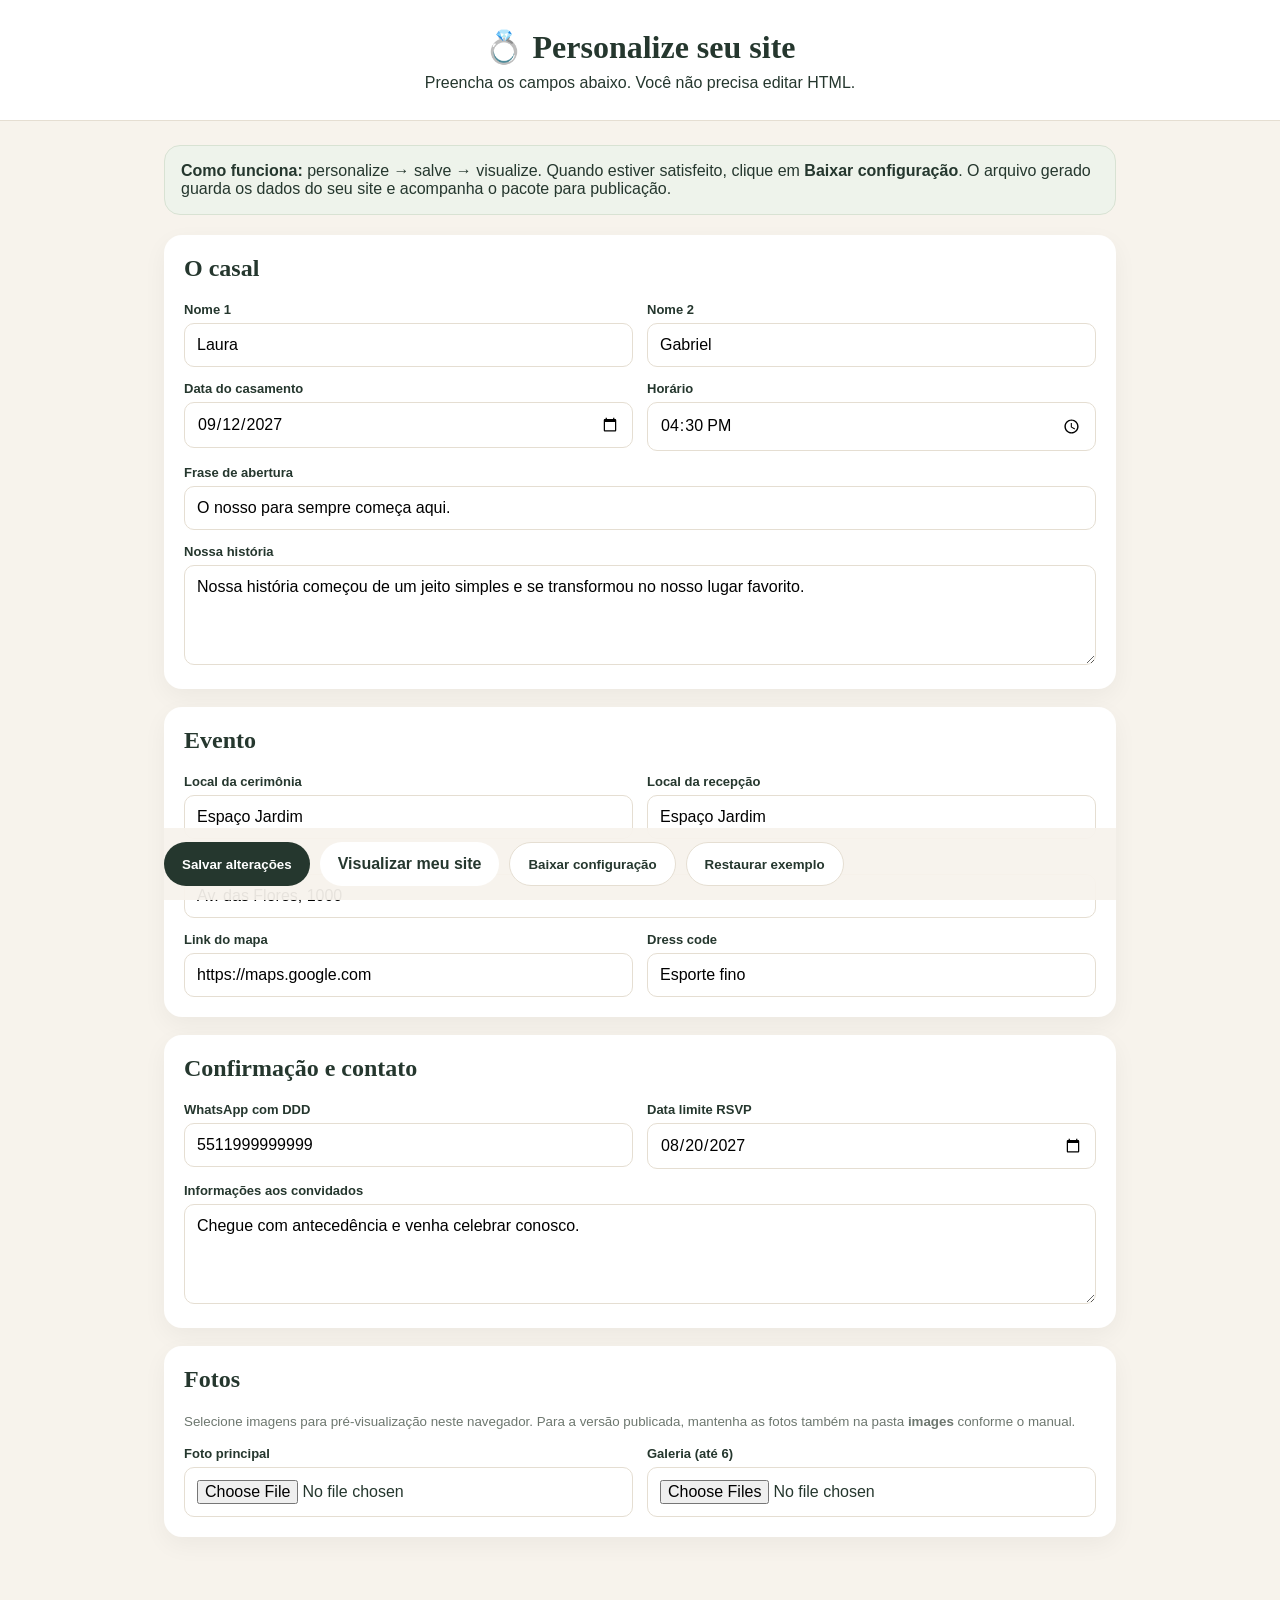
<file: editar.html>
<!doctype html>
<html lang="pt-BR">
<head>
<meta charset="utf-8"><meta name="viewport" content="width=device-width,initial-scale=1">
<title>Editor Visual | Site de Casamento Premium</title>
<style>
:root{--bg:#f7f3ec;--card:#fff;--ink:#25372e;--muted:#6d776f;--accent:#5f755f;--line:#e5ded2}
*{box-sizing:border-box}body{margin:0;font-family:Arial,sans-serif;background:var(--bg);color:var(--ink)}
header{padding:28px 20px;text-align:center;background:#fff;border-bottom:1px solid var(--line)}
header h1{margin:0 0 8px;font-family:Georgia,serif}.wrap{max-width:1000px;margin:auto;padding:24px}
.note{background:#eef3eb;border:1px solid #d8e2d3;padding:16px;border-radius:16px;margin-bottom:20px}
.grid{display:grid;grid-template-columns:1fr 1fr;gap:14px}.full{grid-column:1/-1}
label{display:block;font-size:13px;font-weight:700;margin-bottom:6px}input,textarea{width:100%;padding:12px;border:1px solid var(--line);border-radius:10px;background:#fff;font:inherit}
textarea{min-height:100px;resize:vertical}.card{background:var(--card);padding:20px;border-radius:18px;margin-bottom:18px;box-shadow:0 8px 25px #0000000c}
.card h2{font-family:Georgia,serif;margin-top:0}.actions{display:flex;flex-wrap:wrap;gap:10px;position:sticky;bottom:0;background:#f7f3ecef;padding:14px 0}
button,a.btn{border:0;border-radius:999px;padding:13px 18px;font-weight:700;cursor:pointer;text-decoration:none;display:inline-block}
.primary{background:var(--ink);color:#fff}.secondary{background:#fff;color:var(--ink);border:1px solid var(--line)}
small{color:var(--muted)}@media(max-width:700px){.grid{grid-template-columns:1fr}.full{grid-column:auto}}
</style>
</head>
<body>
<header><h1>💍 Personalize seu site</h1><div>Preencha os campos abaixo. Você não precisa editar HTML.</div></header>
<div class="wrap">
<div class="note"><strong>Como funciona:</strong> personalize → salve → visualize. Quando estiver satisfeito, clique em <strong>Baixar configuração</strong>. O arquivo gerado guarda os dados do seu site e acompanha o pacote para publicação.</div>

<div class="card"><h2>O casal</h2><div class="grid">
<div><label>Nome 1</label><input id="nome1"></div><div><label>Nome 2</label><input id="nome2"></div>
<div><label>Data do casamento</label><input id="data" type="date"></div><div><label>Horário</label><input id="horario" type="time"></div>
<div class="full"><label>Frase de abertura</label><input id="frase"></div>
<div class="full"><label>Nossa história</label><textarea id="historia"></textarea></div>
</div></div>

<div class="card"><h2>Evento</h2><div class="grid">
<div><label>Local da cerimônia</label><input id="cerimonia"></div><div><label>Local da recepção</label><input id="recepcao"></div>
<div class="full"><label>Endereço</label><input id="endereco"></div>
<div><label>Link do mapa</label><input id="mapa" placeholder="https://..."></div><div><label>Dress code</label><input id="dress"></div>
</div></div>

<div class="card"><h2>Confirmação e contato</h2><div class="grid">
<div><label>WhatsApp com DDD</label><input id="whatsapp" placeholder="5511999999999"></div>
<div><label>Data limite RSVP</label><input id="limite" type="date"></div>
<div class="full"><label>Informações aos convidados</label><textarea id="infos"></textarea></div>
</div></div>

<div class="card"><h2>Fotos</h2>
<p><small>Selecione imagens para pré-visualização neste navegador. Para a versão publicada, mantenha as fotos também na pasta <strong>images</strong> conforme o manual.</small></p>
<div class="grid"><div><label>Foto principal</label><input id="fotoPrincipal" type="file" accept="image/*"></div>
<div><label>Galeria (até 6)</label><input id="galeria" type="file" accept="image/*" multiple></div></div>
</div>

<div class="actions">
<button class="primary" id="salvar">Salvar alterações</button>
<a class="btn secondary" href="index.html" target="_blank">Visualizar meu site</a>
<button class="secondary" id="baixar">Baixar configuração</button>
<button class="secondary" id="reset">Restaurar exemplo</button>
</div>
</div>
<script>
const ids=["nome1","nome2","data","horario","frase","historia","cerimonia","recepcao","endereco","mapa","dress","whatsapp","limite","infos"];
const exemplo={nome1:"Laura",nome2:"Gabriel",data:"2027-09-12",horario:"16:30",frase:"O nosso para sempre começa aqui.",historia:"Nossa história começou de um jeito simples e se transformou no nosso lugar favorito.",cerimonia:"Espaço Jardim",recepcao:"Espaço Jardim",endereco:"Av. das Flores, 1000",mapa:"https://maps.google.com",dress:"Esporte fino",whatsapp:"5511999999999",limite:"2027-08-20",infos:"Chegue com antecedência e venha celebrar conosco."};
function carregar(){
 const d=JSON.parse(localStorage.getItem("weddingEditor")||"null")||exemplo;
 ids.forEach(id=>document.getElementById(id).value=d[id]||"");
}
function dados(){let d={};ids.forEach(id=>d[id]=document.getElementById(id).value);return d}
document.getElementById("salvar").onclick=()=>{localStorage.setItem("weddingEditor",JSON.stringify(dados()));alert("Alterações salvas! Abra 'Visualizar meu site'.")};
document.getElementById("baixar").onclick=()=>{const blob=new Blob([JSON.stringify(dados(),null,2)],{type:"application/json"});const a=document.createElement("a");a.href=URL.createObjectURL(blob);a.download="meu-casamento.json";a.click();URL.revokeObjectURL(a.href)};
document.getElementById("reset").onclick=()=>{localStorage.removeItem("weddingEditor");carregar();alert("Exemplo restaurado.")};
carregar();
</script></body></html>
</file>
